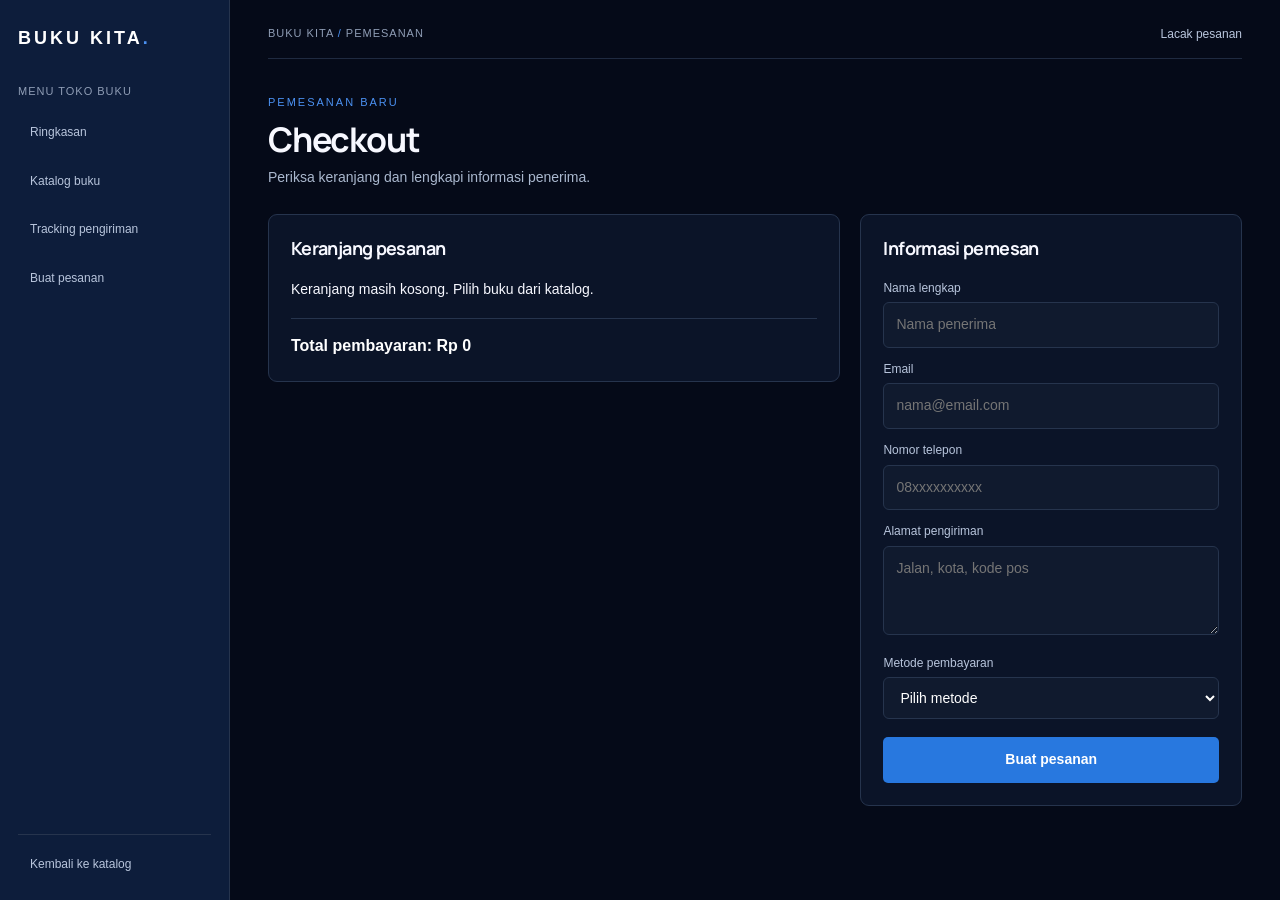
<file: checkout.html>
<!doctype html>
<html lang="id">
	<head>
		<meta charset="utf-8" />
		<meta name="viewport" content="width=device-width, initial-scale=1" />
		<title>Pemesanan | Buku Kita</title>
		<link rel="stylesheet" href="css/style.css" />
	</head>
	<body id="halaman-checkout">
		<aside id="navigasiCheckout">
			<header>
				<a href="dashboard.html">BUKU KITA<span>.</span></a>
				<p>MENU TOKO BUKU</p>
			</header>
			<button id="tombolTutupMenu" type="button">Tutup menu</button>
			<nav>
				<a href="dashboard.html">Ringkasan</a>
				<a href="stok.html">Katalog buku</a>
				<a href="tracking.html">Tracking pengiriman</a>
				<a href="checkout.html">Buat pesanan</a>
			</nav>
			<footer>
				<a href="stok.html">Kembali ke katalog</a>
			</footer>
		</aside>
		<main id="kontenCheckout">
			<button id="tombolBukaMenu" type="button">☰ Menu</button>
			<header id="kepalaCheckout">
				<p>BUKU KITA <span>/</span> PEMESANAN</p>
				<a href="tracking.html">Lacak pesanan</a>
			</header>
			<section id="sambutanCheckout">
				<p>PEMESANAN BARU</p>
				<h1>Checkout</h1>
				<p>Periksa keranjang dan lengkapi informasi penerima.</p>
			</section>
			<form id="formCheckout">
				<section id="bagianKeranjang">
					<h2>Keranjang pesanan</h2>
					<div id="daftarKeranjang"></div>
					<p id="totalPembayaran">Total pembayaran: Rp0</p>
				</section>
				<section id="bagianPemesan">
					<h2>Informasi pemesan</h2>
					<label for="namaPemesan">Nama lengkap</label>
					<input id="namaPemesan" type="text" placeholder="Nama penerima" required />
					<label for="emailPemesan">Email</label>
					<input id="emailPemesan" type="email" placeholder="nama@email.com" required />
					<label for="teleponPemesan">Nomor telepon</label>
					<input id="teleponPemesan" type="tel" placeholder="08xxxxxxxxxx" required />
					<label for="alamatPengiriman">Alamat pengiriman</label>
					<textarea id="alamatPengiriman" rows="3" placeholder="Jalan, kota, kode pos" required></textarea>
					<label for="metodePembayaran">Metode pembayaran</label>
					<select id="metodePembayaran" required>
						<option value="">Pilih metode</option>
						<option value="Transfer bank">Transfer bank</option>
						<option value="Virtual account">Virtual account</option>
						<option value="COD">COD</option>
					</select>
					<button type="submit">Buat pesanan</button>
				</section>
			</form>
		</main>
		<div id="areaNotifikasi"></div>
		<script src="js/data.js"></script>
		<script src="js/script.js"></script>
	</body>
</html>
</file>
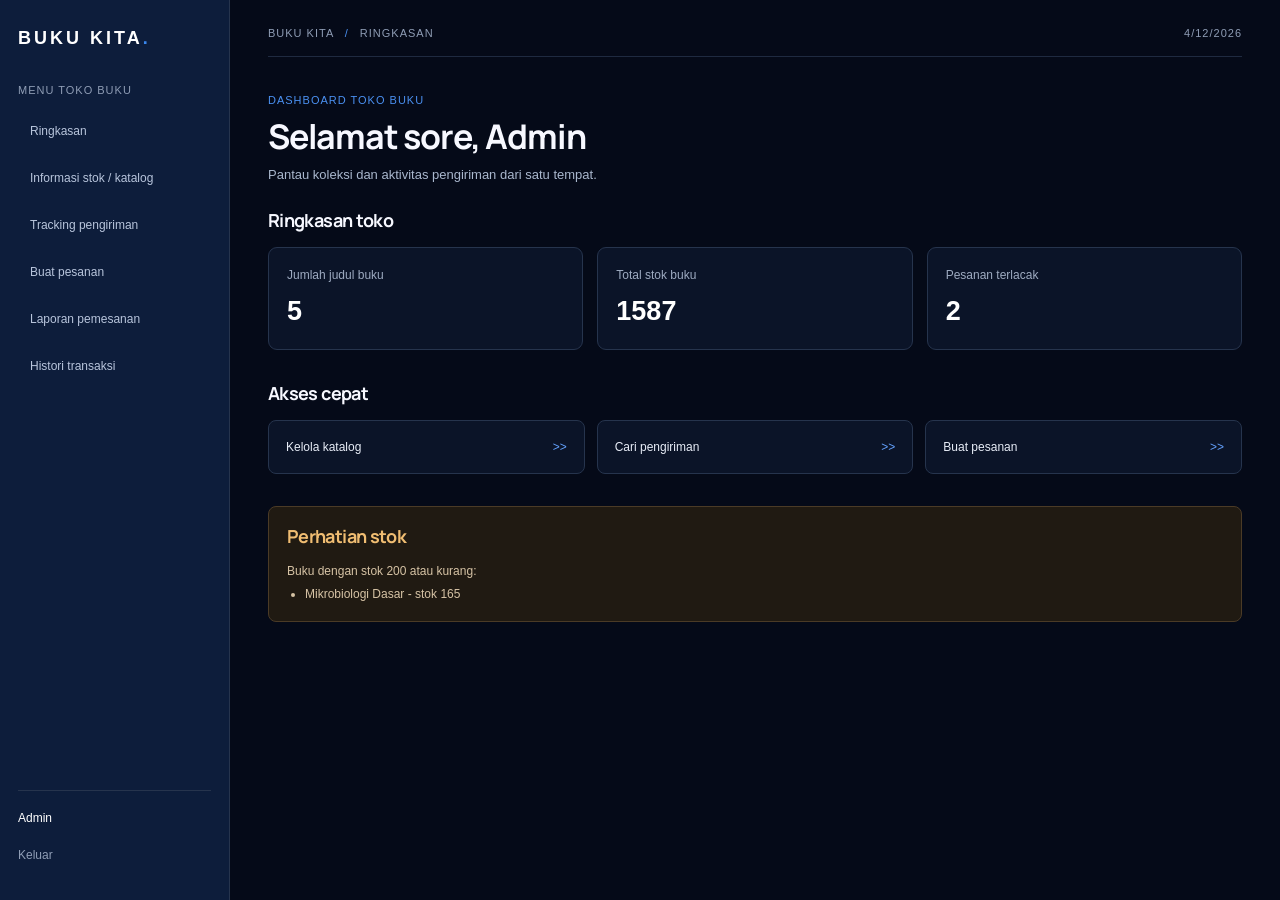
<file: dashboard.html>
<!doctype html>
<html lang="id">
	<head>
		<meta charset="utf-8" />
		<meta name="viewport" content="width=device-width, initial-scale=1" />
		<title>Dashboard | Buku Kita</title>
		<link rel="stylesheet" href="css/style.css" />
	</head>
	<body id="halaman-dashboard">
		<aside id="navigasiDashboard">
			<header>
				<a href="dashboard.html">BUKU KITA<span>.</span></a>
				<p>MENU TOKO BUKU</p>
			</header>
			<button id="tombolTutupMenu" type="button">Tutup menu</button>
			<nav>
				<a href="dashboard.html">Ringkasan</a>
				<a href="stok.html">Informasi stok / katalog</a>
				<a href="tracking.html">Tracking pengiriman</a>
				<a href="checkout.html">Buat pesanan</a>
				<button id="bukaLaporan" type="button">Laporan pemesanan</button>
				<button id="bukaRiwayat" type="button">Histori transaksi</button>
			</nav>
			<footer>
				<p id="namaAdmin">Pengelola toko</p>
				<button id="tombolKeluar" type="button">Keluar</button>
			</footer>
		</aside>

		<main id="kontenDashboard">
			<button id="tombolBukaMenu" type="button">Menu</button>
			<header id="kepalaDashboard">
				<p>BUKU KITA <span>/</span> RINGKASAN</p>
				<p id="tanggalHariIni"></p>
			</header>
			<section id="sambutan">
				<p>DASHBOARD TOKO BUKU</p>
				<h1 id="sapaanWaktu">Selamat datang</h1>
				<p>Pantau koleksi dan aktivitas pengiriman dari satu tempat.</p>
			</section>

			<section id="ringkasanToko">
				<h2>Ringkasan toko</h2>
				<div>
					<div class="card">
						<p>Jumlah judul buku</p>
						<strong id="jumlahJudulBuku">0</strong>
					</div>
					<div class="card">
						<p>Total stok buku</p>
						<strong id="jumlahStokBuku">0</strong>
					</div>
					<div class="card">
						<p>Pesanan terlacak</p>
						<strong id="jumlahPesanan">0</strong>
					</div>
				</div>
			</section>

			<section id="aksesDashboard">
				<h2>Akses cepat</h2>
				<nav>
					<a href="stok.html">Kelola katalog <span>>></span></a>
					<a href="tracking.html">Cari pengiriman <span>>></span></a>
					<a href="checkout.html">Buat pesanan <span>>></span></a>
				</nav>
			</section>

			<section id="peringatanStok">
				<h2>Perhatian stok</h2>
				<p id="pesanStok">Memeriksa stok buku...</p>
				<ul id="daftarStokMenipis"></ul>
			</section>
		</main>

		<dialog id="dialogLaporan">
			<button id="tutupLaporan" type="button">Tutup</button>
			<h2>Laporan pemesanan</h2>
			<ul id="isiLaporan"></ul>
		</dialog>
		<dialog id="dialogRiwayat">
			<button id="tutupRiwayat" type="button">Tutup</button>
			<h2>Histori transaksi</h2>
			<ul id="isiRiwayat"></ul>
		</dialog>
		<div id="areaNotifikasi" aria-live="polite"></div>
		<script src="js/data.js"></script>
		<script src="js/script.js"></script>
	</body>
</html>
</file>
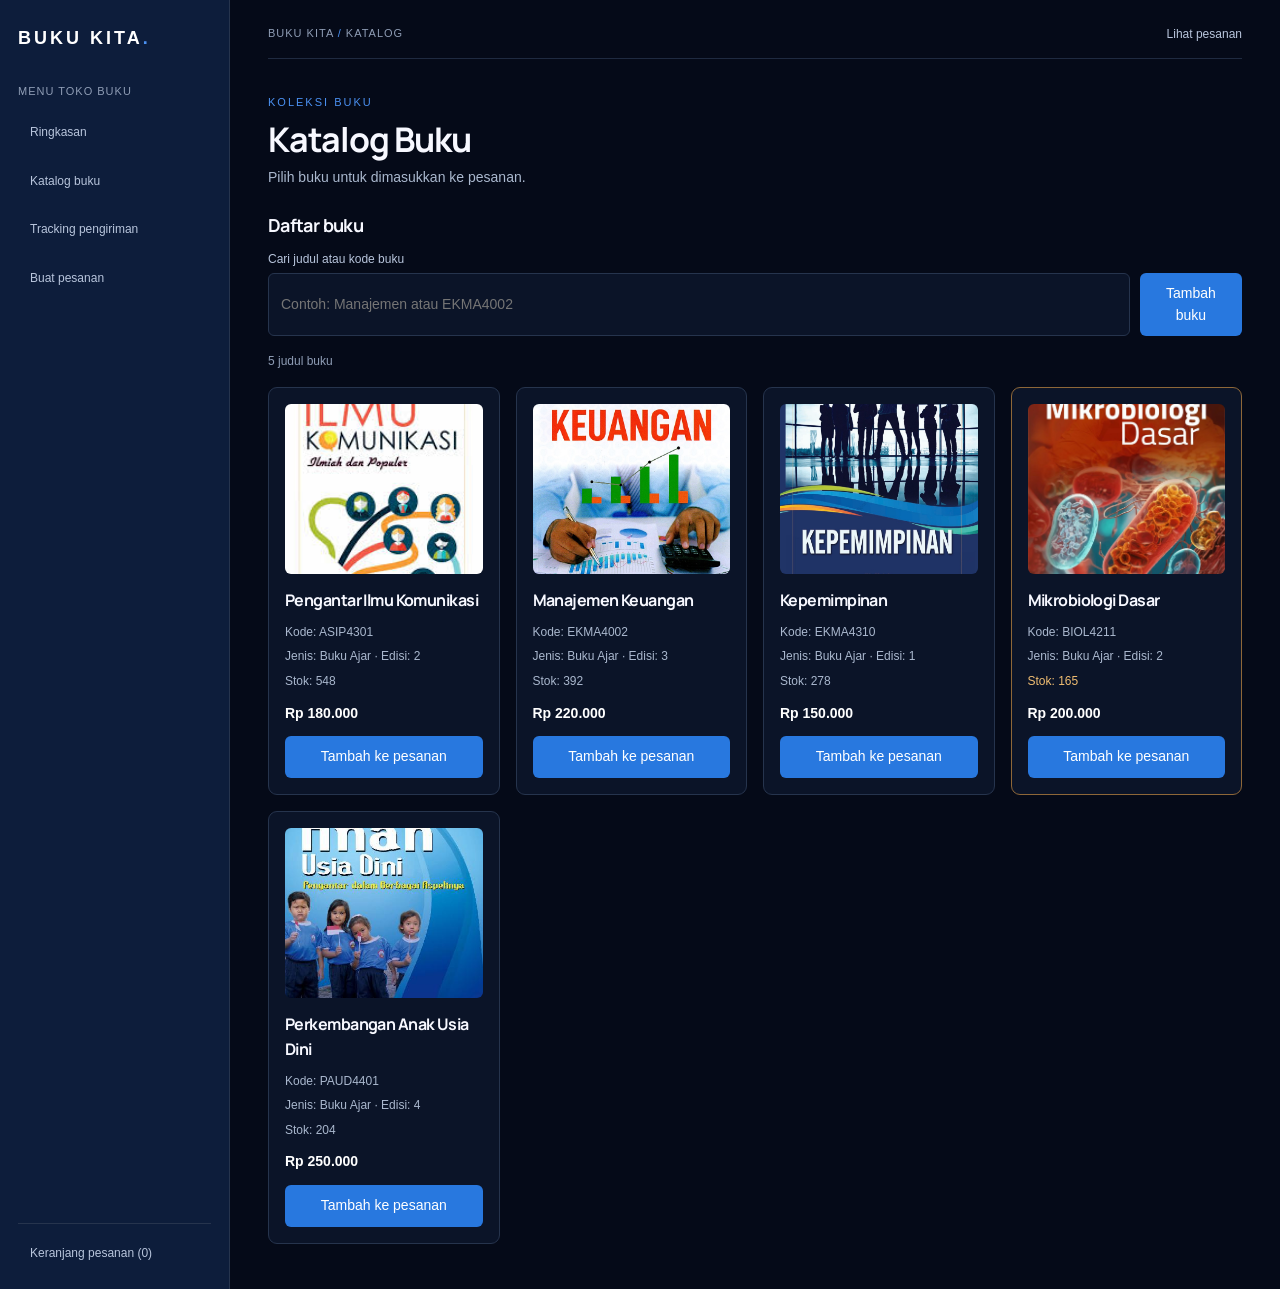
<file: stok.html>
<!doctype html>
<html lang="id">
	<head>
		<meta charset="utf-8" />
		<meta name="viewport" content="width=device-width, initial-scale=1" />
		
		<title>Katalog Buku | Buku Kita</title>
		<link rel="stylesheet" href="css/style.css" />
	</head>
	<body id="halaman-stok">
		<aside id="navigasiStok">
			<header>
				<a href="dashboard.html">BUKU KITA<span>.</span></a>
				<p>MENU TOKO BUKU</p>
			</header>
			<button id="tombolTutupMenu" type="button">Tutup menu</button>
			<nav>
				<a href="dashboard.html">Ringkasan</a>
				<a href="stok.html">Katalog buku</a>
				<a href="tracking.html">Tracking pengiriman</a>
				<a href="checkout.html">Buat pesanan</a>
			</nav>
			<footer>
				<a href="checkout.html">Keranjang pesanan (<span id="cartCount">0</span>)</a>
			</footer>
		</aside>
		<main id="kontenStok">
			<button id="tombolBukaMenu" type="button">☰ Menu</button>
			<header id="kepalaStok">
				<p>BUKU KITA <span>/</span> KATALOG</p>
				<a href="checkout.html">Lihat pesanan</a>
			</header>
			<section id="sambutanStok">
				<p>KOLEKSI BUKU</p>
				<h1>Katalog Buku</h1>
				<p>Pilih buku untuk dimasukkan ke pesanan.</p>
			</section>
			<section id="alatKatalog">
				<h2>Daftar buku</h2>
				<label for="pencarianBuku">Cari judul atau kode buku</label>
				<div>
					<input id="pencarianBuku" type="search" placeholder="Contoh: Manajemen atau EKMA4002" />
					<button id="bukaFormBuku" type="button">Tambah buku</button>
				</div>
				<p id="jumlahBuku"></p>
				<p id="pesanKosong"></p>
				<div id="daftarBuku"></div>
			</section>
		</main>
		<dialog id="dialogTambahBuku">
			<button id="tutupFormBuku" type="button">Tutup</button>
			<h2>Tambah buku ke katalog</h2>
			<form id="formTambahBuku">
				<label for="kodeBukuBaru">Kode buku</label>
				<input id="kodeBukuBaru" type="text" required />
				<label for="namaBukuBaru">Judul buku</label>
				<input id="namaBukuBaru" type="text" required />
				<label for="jenisBukuBaru">Jenis buku</label>
				<input id="jenisBukuBaru" type="text" required />
				<label for="edisiBukuBaru">Edisi</label>
				<input id="edisiBukuBaru" type="text" required />
				<label for="stokBukuBaru">Stok</label>
				<input id="stokBukuBaru" type="number" min="0" required />
				<label for="hargaBukuBaru">Harga (angka Rupiah)</label>
				<input id="hargaBukuBaru" type="number" min="1" required />
				<button type="submit">Simpan buku</button>
			</form>
		</dialog>
		<div id="areaNotifikasi"></div>
		<script src="js/data.js"></script>
		<script src="js/script.js"></script>
	</body>
</html>
</file>
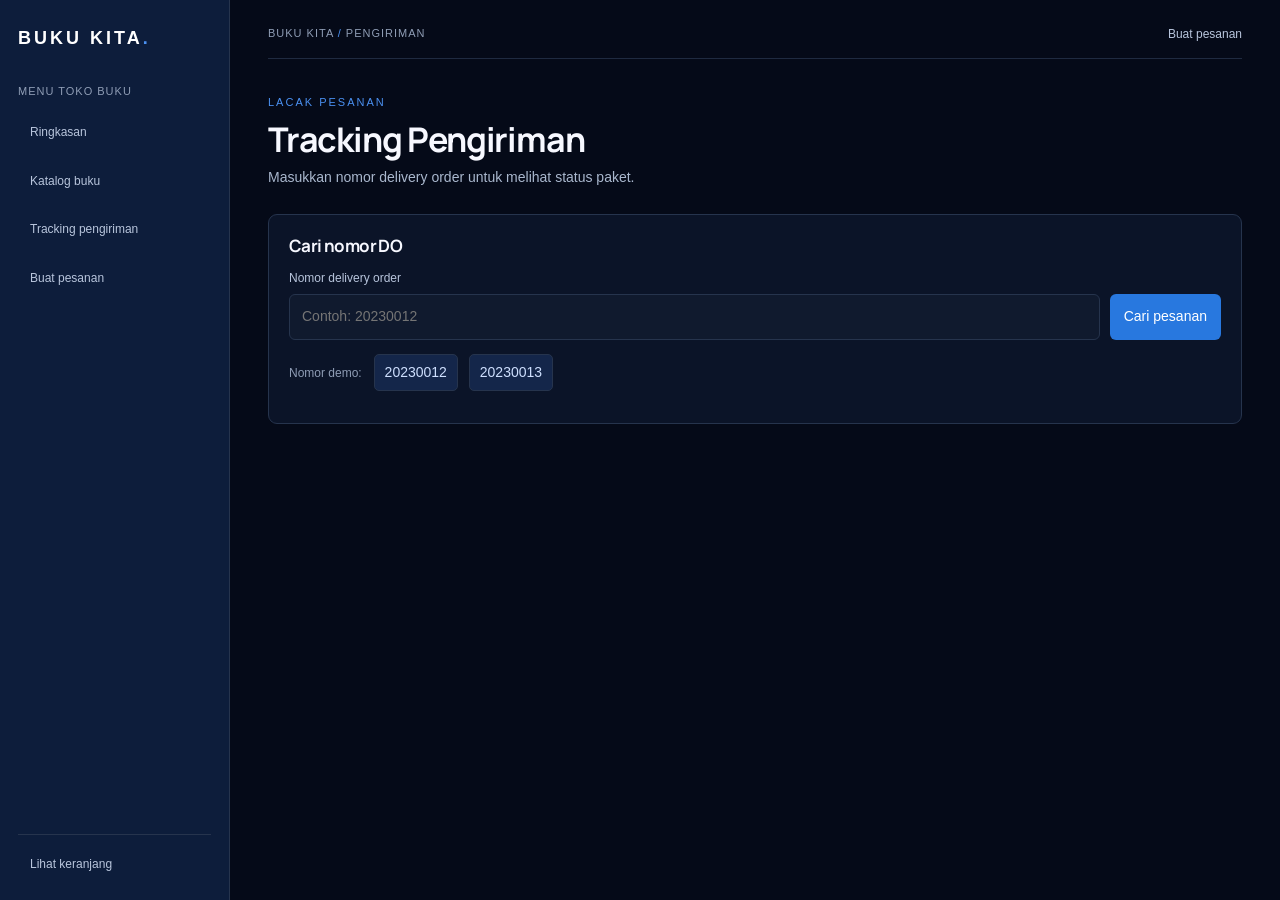
<file: tracking.html>
<!doctype html>
<html lang="id">
	<head>
		<meta charset="utf-8" />
		<meta name="viewport" content="width=device-width, initial-scale=1" />
		<title>Tracking Pengiriman | Buku Kita</title>
		<link rel="stylesheet" href="css/style.css" />
	</head>
	<body id="halaman-tracking">
		<aside id="navigasiTracking">
			<header>
				<a href="dashboard.html">BUKU KITA<span>.</span></a>
				<p>MENU TOKO BUKU</p>
			</header>
			<button id="tombolTutupMenu" type="button">Tutup menu</button>
			<nav>
				<a href="dashboard.html">Ringkasan</a>
				<a href="stok.html">Katalog buku</a>
				<a href="tracking.html">Tracking pengiriman</a>
				<a href="checkout.html">Buat pesanan</a>
			</nav>
			<footer>
				<a href="checkout.html">Lihat keranjang</a>
			</footer>
		</aside>
		<main id="kontenTracking">
			<button id="tombolBukaMenu" type="button">☰ Menu</button>
			<header id="kepalaTracking">
				<p>BUKU KITA <span>/</span> PENGIRIMAN</p>
				<a href="checkout.html">Buat pesanan</a>
			</header>
			<section id="sambutanTracking">
				<p>LACAK PESANAN</p>
				<h1>Tracking Pengiriman</h1>
				<p>Masukkan nomor delivery order untuk melihat status paket.</p>
			</section>
			<section id="pencarianTracking">
				<h2>Cari nomor DO</h2>
				<form id="formTracking">
					<label for="nomorDO">Nomor delivery order</label>
					<div>
						<input
							id="nomorDO"
							type="text"
							placeholder="Contoh: 20230012"
							required
						/>
						<button type="submit">Cari pesanan</button>
					</div>
				</form>
				<p>Nomor demo:</p>
				<button id="tombolDemoSatu" type="button">20230012</button>
				<button id="tombolDemoDua" type="button">20230013</button>
				<p id="pesanTracking"></p>
			</section>
			<div id="hasilTracking"></div>
		</main>
		<script src="js/data.js"></script>
		<script src="js/script.js"></script>
	</body>
</html>
</file>
<file: css/style.css>
@import url("https://fonts.googleapis.com/css2?family=DM+Sans:wght@400;500;600;700&family=Manrope:wght@400;500;600;700;800&display=swap");
:root {
	--ink: #202225;
	--muted: #7b7d82;
	--line: #ececef;
	--paper: #fff;
	--canvas: #f7f7f9;
	--purple: #6849dc;
	--purple-dark: #5436c3;
	--lavender: #f0edff;
	--green: #278362;
	--orange: #c87928;
	--shadow: 0 15px 45px rgba(30, 26, 54, 0.07);
}
* {
	box-sizing: border-box;
}
body {
	margin: 0;
	background: var(--canvas);
	color: var(--ink);
	font-family: "DM Sans", Arial, sans-serif;
	font-size: 14px;
	line-height: 1.55;
}
h1,
h2,
h3,
p {
	margin-top: 0;
}
h1,
h2,
h3,
.brand {
	font-family: Manrope, "DM Sans", sans-serif;
	letter-spacing: -0.035em;
}
h1 {
	font-size: clamp(27px, 3vw, 36px);
	line-height: 1.2;
	margin-bottom: 8px;
}
h2 {
	font-size: 22px;
	line-height: 1.3;
	margin-bottom: 0;
}
button,
input,
textarea,
select {
	font: inherit;
}
button,
a {
	-webkit-tap-highlight-color: transparent;
}
a {
	color: inherit;
	text-decoration: none;
}
button {
	color: inherit;
}
.muted {
	color: var(--muted);
}
.eyebrow {
	font-size: 10px;
	letter-spacing: 0.14em;
	font-weight: 700;
	color: var(--purple);
	margin: 0 0 8px;
}
.brand {
	display: inline-flex;
	align-items: center;
	gap: 10px;
	font-size: 21px;
	font-weight: 800;
	letter-spacing: -0.055em;
}
.brand-mark {
	display: grid;
	place-items: center;
	width: 31px;
	height: 31px;
	border-radius: 10px;
	background: var(--purple);
	color: white;
	font-size: 16px;
}
.brand-dot {
	color: var(--purple);
}
.button {
	border: 1px solid transparent;
	border-radius: 9px;
	padding: 11px 16px;
	font-weight: 700;
	cursor: pointer;
	display: inline-flex;
	align-items: center;
	justify-content: center;
	gap: 12px;
	transition: 0.18s ease;
}
.button-primary {
	color: #fff;
	background: var(--purple);
	box-shadow: 0 6px 14px rgba(104, 73, 220, 0.16);
}
.button-primary:hover {
	background: var(--purple-dark);
	transform: translateY(-1px);
}
.button-secondary {
	background: #fff;
	border-color: var(--line);
}
.button-secondary:hover {
	border-color: #cfc8f3;
}
.button-wide {
	width: 100%;
	margin-top: 5px;
}
.text-button,
.text-link {
	background: transparent;
	border: 0;
	padding: 0;
	color: var(--purple);
	font-weight: 700;
	cursor: pointer;
}
.text-link:hover,
.text-button:hover {
	text-decoration: underline;
}
.auth-page {
	min-height: 100vh;
	display: grid;
	place-items: center;
	padding: 28px;
	background:
		radial-gradient(ellipse at 12% 12%, #f0edff 0, transparent 34%),
		radial-gradient(ellipse at 90% 90%, #f3eee9 0, transparent 30%), #fafafd;
}
.auth-card {
	background: #fff;
	width: min(100%, 430px);
	border: 1px solid #f0eff3;
	border-radius: 20px;
	padding: 42px 44px;
	box-shadow: var(--shadow);
}
.auth-card > .brand {
	margin-bottom: 34px;
}
.auth-card h1 {
	font-size: 27px;
}
.auth-card .muted {
	margin-bottom: 25px;
}
.form-stack {
	display: flex;
	flex-direction: column;
	gap: 9px;
}
.form-stack label {
	font-size: 12px;
	font-weight: 700;
	margin-top: 4px;
}
.form-stack input,
.form-stack textarea,
.form-stack select,
.search-field input {
	width: 100%;
	background: #fff;
	border: 1px solid #e5e5e9;
	border-radius: 8px;
	padding: 11px 12px;
	outline: none;
	color: var(--ink);
	transition:
		border-color 0.15s,
		box-shadow 0.15s;
}
.form-stack input:focus,
.form-stack textarea:focus,
.form-stack select:focus,
.search-field:focus-within {
	border-color: #9b89ee;
	box-shadow: 0 0 0 3px #f0edff;
}
.form-stack input::placeholder,
.form-stack textarea::placeholder,
.search-field input::placeholder {
	color: #adaeb5;
}
.auth-links {
	display: flex;
	justify-content: space-between;
	gap: 8px;
	align-items: center;
	margin-top: 20px;
	font-size: 11px;
	color: var(--muted);
}
.demo-note {
	border-top: 1px solid var(--line);
	padding-top: 15px;
	margin: 20px 0 0;
	color: var(--muted);
	font-size: 11px;
}
.demo-note strong {
	color: #57565d;
}
.app-shell {
	min-height: 100vh;
}
.sidebar {
	position: fixed;
	inset: 0 auto 0 0;
	width: 230px;
	background: #fff;
	border-right: 1px solid var(--line);
	padding: 25px 17px 18px;
	display: flex;
	flex-direction: column;
	z-index: 2;
}
.sidebar .brand {
	padding: 0 8px 32px;
}
.side-label {
	font-size: 9px;
	color: #a2a2a9;
	font-weight: 700;
	letter-spacing: 0.14em;
	padding: 0 10px;
	margin-bottom: 10px;
}
.side-nav {
	display: grid;
	gap: 4px;
}
.side-nav a,
.side-nav button {
	height: 41px;
	display: flex;
	align-items: center;
	gap: 11px;
	padding: 0 11px;
	border: 0;
	border-radius: 8px;
	color: #74747c;
	background: transparent;
	text-align: left;
	font-size: 12px;
	font-weight: 600;
	cursor: pointer;
}
.side-nav a span,
.side-nav button span {
	width: 17px;
	text-align: center;
	font-size: 16px;
}
.side-nav a:hover,
.side-nav button:hover {
	background: #f7f6fb;
	color: var(--ink);
}
.side-nav a.active {
	background: var(--lavender);
	color: var(--purple);
}
.sidebar-bottom {
	margin-top: auto;
	border-top: 1px solid var(--line);
	padding: 17px 7px 0;
}
.user-mini {
	display: flex;
	align-items: center;
	gap: 9px;
}
.avatar {
	display: grid;
	place-items: center;
	width: 32px;
	height: 32px;
	border-radius: 50%;
	background: #f2eaf7;
	color: #805899;
	font-weight: 800;
}
.user-mini strong,
.user-mini small {
	display: block;
}
.user-mini strong {
	font-size: 11px;
}
.user-mini small {
	font-size: 10px;
	color: var(--muted);
}
.logout-link {
	display: block;
	margin: 17px 0 0;
	background: none;
	border: 0;
	padding: 0;
	color: var(--muted);
	font-size: 11px;
	cursor: pointer;
}
.main-content {
	margin-left: 230px;
	max-width: 1500px;
	padding: 0 42px 54px;
}
.topbar {
	height: 64px;
	border-bottom: 1px solid var(--line);
	display: flex;
	align-items: center;
	justify-content: space-between;
	color: #777982;
	font-size: 11px;
}
.breadcrumb span {
	padding: 0 8px;
	color: #b7b7bd;
}
.date-label {
	font-size: 11px;
}
.welcome-row {
	display: flex;
	align-items: center;
	justify-content: space-between;
	gap: 18px;
	padding: 35px 0 25px;
}
.welcome-row .muted {
	margin: 0;
}
.stats-grid {
	display: grid;
	grid-template-columns: repeat(3, minmax(0, 1fr));
	gap: 15px;
}
.stat-card {
	position: relative;
	padding: 20px 20px 17px;
	background: #fff;
	border: 1px solid var(--line);
	border-radius: 12px;
}
.stat-icon {
	display: grid;
	place-items: center;
	width: 32px;
	height: 32px;
	border-radius: 9px;
	font-size: 15px;
	margin-bottom: 14px;
}
.stat-icon.violet {
	background: #f0edff;
	color: var(--purple);
}
.stat-icon.orange {
	background: #fff3e7;
	color: var(--orange);
}
.stat-icon.green {
	background: #eaf6f1;
	color: var(--green);
}
.stat-label {
	display: block;
	font-size: 11px;
	color: var(--muted);
	margin-bottom: 3px;
}
.stat-card strong {
	display: block;
	font:
		800 26px Manrope,
		sans-serif;
	letter-spacing: -0.04em;
}
.stat-card small {
	display: block;
	color: #9a9ba1;
	font-size: 10px;
	margin-top: 2px;
}
.section-block {
	margin-top: 35px;
}
.section-heading {
	display: flex;
	align-items: flex-end;
	justify-content: space-between;
	margin-bottom: 15px;
}
.section-heading h2 {
	font-size: 20px;
}
.quick-grid {
	display: grid;
	grid-template-columns: repeat(2, minmax(0, 1fr));
	gap: 12px;
}
.quick-card {
	width: 100%;
	display: flex;
	align-items: center;
	gap: 13px;
	padding: 16px;
	background: #fff;
	border: 1px solid var(--line);
	border-radius: 11px;
	text-align: left;
	cursor: pointer;
	transition: 0.18s;
}
.quick-card:hover {
	border-color: #d6cef7;
	transform: translateY(-2px);
	box-shadow: 0 8px 22px #3322710c;
}
.quick-icon {
	width: 36px;
	height: 36px;
	display: grid;
	place-items: center;
	border-radius: 10px;
	background: #f4f1ff;
	color: var(--purple);
	font-size: 18px;
}
.quick-card strong,
.quick-card small {
	display: block;
}
.quick-card strong {
	font-size: 12px;
}
.quick-card small {
	font-size: 10px;
	color: var(--muted);
	margin-top: 3px;
}
.card-arrow {
	margin-left: auto;
	color: #a9a7b0;
}
.toolbar {
	display: flex;
	align-items: center;
	justify-content: space-between;
	margin-bottom: 17px;
}
.search-field {
	display: flex;
	align-items: center;
	gap: 9px;
	width: min(100%, 370px);
	padding: 0 12px;
	background: #fff;
	border: 1px solid #e5e5e9;
	border-radius: 9px;
	color: #9b9ba2;
}
.search-field input {
	border: 0;
	padding: 10px 0;
	box-shadow: none !important;
}
.search-field input:focus {
	outline: 0;
}
.toolbar > .muted {
	font-size: 11px;
}
.book-grid {
	display: grid;
	grid-template-columns: repeat(3, minmax(0, 1fr));
	gap: 14px;
}
.book-card {
	overflow: hidden;
	background: #fff;
	border: 1px solid var(--line);
	border-radius: 11px;
	transition: 0.18s;
}
.book-card:hover {
	box-shadow: 0 10px 26px #3322710c;
	transform: translateY(-2px);
}
.book-cover {
	height: 170px;
	display: grid;
	place-items: center;
	position: relative;
	overflow: hidden;
	background: var(--cover, #ede8ff);
}
.book-cover:before,
.book-cover:after {
	content: "";
	position: absolute;
	border-radius: 50%;
	background: #ffffff36;
}
.book-cover:before {
	width: 155px;
	height: 155px;
	right: -38px;
	top: -55px;
}
.book-cover:after {
	width: 95px;
	height: 95px;
	left: -28px;
	bottom: -40px;
}
.cover-initial {
	position: relative;
	z-index: 1;
	display: grid;
	place-items: center;
	width: 76px;
	height: 105px;
	background: linear-gradient(145deg, #fff, #f4f1ff);
	box-shadow: 8px 9px 15px #30205225;
	border-radius: 3px 7px 7px 3px;
	color: var(--cover-ink, #6249c9);
	font:
		800 25px Manrope,
		sans-serif;
}
.book-info {
	padding: 14px;
}
.book-category {
	display: inline-block;
	padding: 3px 7px;
	border-radius: 5px;
	background: #f4f2fb;
	color: #77708c;
	font-size: 9px;
	font-weight: 700;
}
.book-info h3 {
	font-size: 13px;
	margin: 9px 0 3px;
}
.book-author {
	font-size: 10px;
	color: var(--muted);
	margin: 0;
}
.book-meta {
	display: flex;
	align-items: center;
	justify-content: space-between;
	margin-top: 13px;
	padding-top: 11px;
	border-top: 1px solid #f0f0f2;
}
.book-price {
	font-size: 12px;
	font-weight: 800;
}
.stock-pill {
	font-size: 9px;
	color: var(--green);
	background: #edf7f2;
	padding: 4px 7px;
	border-radius: 99px;
}
.stock-pill.low {
	background: #fff3e8;
	color: #ad641c;
}
.book-actions {
	display: flex;
	gap: 8px;
	margin-top: 12px;
}
.book-actions .button {
	flex: 1;
	padding: 8px 9px;
	font-size: 10px;
}
.compact-grid {
	grid-template-columns: repeat(3, minmax(0, 1fr));
}
.compact-grid .book-cover {
	height: 120px;
}
.compact-grid .book-card:nth-child(n + 4) {
	display: none;
}
.cart-link {
	font-weight: 700;
	color: var(--purple);
}
.cart-link span {
	display: inline-grid;
	place-items: center;
	min-width: 20px;
	height: 20px;
	padding: 0 5px;
	background: var(--lavender);
	border-radius: 99px;
	font-size: 10px;
	margin-left: 5px;
}
.modal-backdrop {
	position: fixed;
	inset: 0;
	z-index: 5;
	background: #1916257a;
	display: grid;
	place-items: center;
	padding: 20px;
	backdrop-filter: blur(3px);
}
.modal-backdrop[hidden] {
	display: none;
}
.modal {
	position: relative;
	width: min(100%, 450px);
	max-height: min(90vh, 740px);
	overflow: auto;
	background: #fff;
	padding: 28px;
	border-radius: 16px;
	box-shadow: 0 25px 70px #16132635;
	animation: rise 0.2s ease;
}
.modal-wide {
	width: min(100%, 680px);
}
.modal h2 {
	margin: 0 0 17px;
}
.modal .muted {
	font-size: 12px;
}
.modal-close {
	position: absolute;
	right: 17px;
	top: 14px;
	width: 30px;
	height: 30px;
	border: 0;
	border-radius: 50%;
	background: #f5f4f7;
	color: #777;
	font-size: 21px;
	cursor: pointer;
}
.form-row {
	display: grid;
	grid-template-columns: 1fr 1fr;
	gap: 12px;
}
.form-row > div {
	display: flex;
	flex-direction: column;
	gap: 9px;
}
.report-content {
	display: grid;
	grid-template-columns: repeat(2, 1fr);
	gap: 11px;
}
.report-tile {
	background: #f8f7fb;
	padding: 14px;
	border-radius: 9px;
}
.report-tile strong {
	display: block;
	font: 800 20px Manrope;
}
.report-tile span {
	font-size: 10px;
	color: var(--muted);
}
.toast-region {
	position: fixed;
	z-index: 10;
	right: 20px;
	bottom: 20px;
	display: grid;
	gap: 8px;
}
.toast {
	max-width: min(380px, calc(100vw - 40px));
	padding: 12px 16px;
	background: #24212e;
	color: #fff;
	border-radius: 9px;
	box-shadow: var(--shadow);
	font-size: 12px;
	animation: rise 0.2s ease;
}
.toast.error {
	background: #9f3b43;
}
.toast.success {
	background: #247453;
}
.tracking-search {
	display: flex;
	gap: 10px;
	align-items: center;
	padding: 16px;
	background: #fff;
	border: 1px solid var(--line);
	border-radius: 12px;
}
.tracking-search .search-field {
	flex: 1;
	width: auto;
}
.tracking-hint {
	border: 0;
	padding: 0;
	margin: 12px 0 24px;
}
.tracking-result:empty {
	display: none;
}
.tracking-card {
	background: #fff;
	border: 1px solid var(--line);
	border-radius: 13px;
	padding: 24px;
}
.tracking-card-top {
	display: flex;
	justify-content: space-between;
	gap: 14px;
	align-items: flex-start;
	padding-bottom: 18px;
	border-bottom: 1px solid var(--line);
}
.tracking-card-top h2 {
	margin-bottom: 4px;
}
.status-badge {
	padding: 6px 10px;
	border-radius: 99px;
	background: #f1edff;
	color: var(--purple);
	font-size: 10px;
	font-weight: 700;
}
.progress-track {
	display: flex;
	justify-content: space-between;
	position: relative;
	margin: 27px 0 30px;
}
.progress-track:before {
	content: "";
	position: absolute;
	top: 10px;
	left: 10px;
	right: 10px;
	height: 2px;
	background: #e9e6f2;
}
.progress-step {
	position: relative;
	z-index: 1;
	display: grid;
	justify-items: center;
	gap: 7px;
	width: 25%;
	font-size: 9px;
	color: #96949e;
	text-align: center;
}
.progress-step i {
	width: 21px;
	height: 21px;
	border: 3px solid #e4e1ec;
	border-radius: 50%;
	background: #fff;
}
.progress-step.done {
	color: var(--purple);
	font-weight: 700;
}
.progress-step.done i {
	border-color: var(--purple);
	background: var(--purple);
	box-shadow: inset 0 0 0 4px #fff;
}
.detail-grid {
	display: grid;
	grid-template-columns: repeat(2, 1fr);
	gap: 17px;
}
.detail-item span,
.detail-item strong {
	display: block;
}
.detail-item span {
	font-size: 10px;
	color: var(--muted);
	margin-bottom: 3px;
}
.detail-item strong {
	font-size: 12px;
}
.checkout-layout {
	display: grid;
	grid-template-columns: minmax(0, 1.2fr) minmax(280px, 0.8fr);
	align-items: start;
	gap: 16px;
}
.panel {
	background: #fff;
	border: 1px solid var(--line);
	border-radius: 12px;
	padding: 20px;
}
.panel-heading {
	display: flex;
	align-items: center;
	justify-content: space-between;
	gap: 10px;
	margin-bottom: 18px;
}
.panel-heading h2 {
	font-size: 18px;
}
.panel-heading .text-link {
	font-size: 11px;
}
.cart-items {
	display: grid;
	gap: 10px;
}
.empty-state {
	padding: 25px 10px;
	text-align: center;
	color: var(--muted);
	font-size: 12px;
}
.cart-row {
	display: grid;
	grid-template-columns: 1fr auto;
	gap: 8px;
	padding: 11px 0;
	border-bottom: 1px solid #f0f0f2;
}
.cart-row:last-child {
	border-bottom: 0;
}
.cart-book-name {
	font-size: 12px;
	font-weight: 700;
}
.cart-book-detail {
	font-size: 10px;
	color: var(--muted);
	margin-top: 2px;
}
.quantity-control {
	display: flex;
	align-items: center;
	gap: 8px;
}
.quantity-control button {
	width: 24px;
	height: 24px;
	border: 1px solid var(--line);
	border-radius: 6px;
	background: #fff;
	cursor: pointer;
}
.quantity-control button:hover {
	color: var(--purple);
	border-color: var(--purple);
}
.quantity-control span {
	min-width: 12px;
	text-align: center;
	font-size: 11px;
}
.cart-line-total {
	grid-column: 1/-1;
	display: flex;
	justify-content: space-between;
	font-size: 10px;
}
.cart-line-total button {
	border: 0;
	background: transparent;
	color: #b24e4e;
	cursor: pointer;
	font-size: 10px;
}
.checkout-total {
	display: flex;
	align-items: center;
	justify-content: space-between;
	margin-top: 15px;
	padding-top: 14px;
	border-top: 1px solid var(--line);
	font-size: 12px;
}
.checkout-total strong {
	font: 800 17px Manrope;
}
.table-wrap {
	overflow-x: auto;
}
.data-table {
	width: 100%;
	border-collapse: collapse;
	font-size: 11px;
}
.data-table th,
.data-table td {
	padding: 11px 10px;
	border-bottom: 1px solid var(--line);
	text-align: left;
	white-space: nowrap;
}
.data-table th {
	color: var(--muted);
	font-size: 9px;
	text-transform: uppercase;
	letter-spacing: 0.07em;
}
.empty-table {
	text-align: center;
	padding: 28px;
	color: var(--muted);
	font-size: 12px;
}
.no-results {
	grid-column: 1/-1;
	background: #fff;
	border: 1px dashed #ddd8ef;
	padding: 35px;
	text-align: center;
	border-radius: 12px;
	color: var(--muted);
	font-size: 12px;
}
@keyframes rise {
	from {
		opacity: 0;
		transform: translateY(8px);
	}
	to {
		opacity: 1;
		transform: translateY(0);
	}
}
@media (max-width: 1000px) {
	.sidebar {
		width: 195px;
	}
	.main-content {
		margin-left: 195px;
		padding-inline: 26px;
	}
	.book-grid {
		grid-template-columns: repeat(2, minmax(0, 1fr));
	}
	.checkout-layout {
		grid-template-columns: 1fr;
	}
	.compact-grid {
		grid-template-columns: repeat(3, minmax(0, 1fr));
	}
}
@media (max-width: 700px) {
	.sidebar {
		position: static;
		width: auto;
		height: auto;
		padding: 14px 18px;
		border-right: 0;
		border-bottom: 1px solid var(--line);
	}
	.sidebar .brand {
		padding: 0;
	}
	.sidebar .side-label,
	.sidebar-bottom {
		display: none;
	}
	.side-nav {
		display: flex;
		overflow: auto;
		gap: 5px;
		margin-top: 13px;
	}
	.side-nav a,
	.side-nav button {
		flex: none;
		height: 35px;
		padding: 0 10px;
		font-size: 10px;
	}
	.side-nav a span,
	.side-nav button span {
		display: none;
	}
	.main-content {
		margin-left: 0;
		padding: 0 18px 36px;
	}
	.topbar {
		height: 50px;
	}
	.welcome-row {
		align-items: flex-start;
		padding: 27px 0 21px;
	}
	.welcome-row > .button {
		font-size: 10px;
		padding: 9px 11px;
		white-space: nowrap;
	}
	.welcome-row h1 {
		font-size: 27px;
	}
	.stats-grid {
		gap: 8px;
	}
	.stat-card {
		padding: 13px 12px;
	}
	.stat-icon {
		width: 27px;
		height: 27px;
		margin-bottom: 10px;
	}
	.stat-card strong {
		font-size: 21px;
	}
	.stat-card small {
		font-size: 8px;
	}
	.quick-grid {
		gap: 8px;
	}
	.quick-card {
		padding: 12px;
		gap: 9px;
	}
	.quick-icon {
		width: 30px;
		height: 30px;
	}
	.quick-card strong {
		font-size: 10px;
	}
	.quick-card small {
		font-size: 8px;
	}
	.book-grid {
		gap: 9px;
	}
	.book-cover {
		height: 130px;
	}
	.book-info {
		padding: 10px;
	}
	.book-info h3 {
		font-size: 11px;
	}
	.book-meta {
		align-items: flex-start;
		gap: 5px;
		flex-direction: column;
	}
	.book-price {
		font-size: 11px;
	}
	.book-actions {
		flex-direction: column;
	}
	.book-actions .button {
		width: 100%;
	}
	.compact-grid {
		grid-template-columns: repeat(2, minmax(0, 1fr));
	}
	.compact-grid .book-card:nth-child(n + 3) {
		display: none;
	}
	.auth-card {
		padding: 31px 25px;
	}
	.auth-links {
		align-items: flex-start;
		flex-direction: column;
	}
	.tracking-search {
		align-items: stretch;
		flex-direction: column;
	}
	.tracking-search .search-field {
		width: 100%;
	}
	.tracking-search > .button {
		width: 100%;
	}
	.tracking-card {
		padding: 17px;
	}
	.progress-step {
		font-size: 7px;
	}
	.detail-grid {
		gap: 12px;
	}
	.date-label {
		font-size: 9px;
	}
}
@media (max-width: 390px) {
	.stats-grid {
		grid-template-columns: 1fr;
	}
	.stat-card {
		display: grid;
		grid-template-columns: 35px 1fr;
		column-gap: 10px;
		align-items: center;
	}
	.stat-icon {
		grid-row: 1/4;
		margin: 0;
	}
	.stat-label {
		margin: 0;
	}
	.stat-card strong {
		font-size: 18px;
	}
	.quick-grid {
		grid-template-columns: 1fr;
	}
	.book-grid {
		grid-template-columns: 1fr;
	}
	.book-cover {
		height: 165px;
	}
	.compact-grid {
		grid-template-columns: 1fr;
	}
	.form-row {
		grid-template-columns: 1fr;
	}
}

.book-cover-image {
	display: block;
	width: 100%;
	height: 170px;
	object-fit: contain;
	background: #f4f2f8;
	padding: 8px;
}
.compact-grid .book-cover-image {
	height: 120px;
}
.journey-list {
	margin-top: 24px;
	border-top: 1px solid var(--line);
	padding-top: 18px;
}
.journey-list h3 {
	font-size: 14px;
	margin-bottom: 14px;
}
.journey-item {
	position: relative;
	display: flex;
	gap: 12px;
	padding: 0 0 16px 2px;
}
.journey-item:not(:last-child):before {
	content: "";
	position: absolute;
	left: 6px;
	top: 12px;
	bottom: 0;
	width: 1px;
	background: #e6e1f5;
}
.journey-dot {
	position: relative;
	z-index: 1;
	flex: none;
	width: 11px;
	height: 11px;
	margin-top: 4px;
	border-radius: 50%;
	background: var(--purple);
	box-shadow: 0 0 0 3px var(--lavender);
}
.journey-item strong,
.journey-item small {
	display: block;
}
.journey-item strong {
	font-size: 11px;
}
.journey-item small {
	margin-top: 4px;
	color: var(--muted);
	font-size: 9px;
}

/* Login page: dark blue palette using the CSS basics in the course. */
#halaman-masuk {
	min-height: 100vh;
	margin: 0;
	padding: 30px;
	background-color: #050a18;
	color: #f7f8ff;
	font-family: Arial, Helvetica, sans-serif;
	line-height: 1.5;
}

#halaman-masuk main {
	display: flex;
	width: 100%;
	max-width: 1120px;
	min-height: 650px;
	margin: 30px auto;
	border: 1px solid #26344d;
	border-radius: 14px;
	background-color: #0a1224;
	box-shadow: 0 12px 35px rgba(0, 0, 0, 0.5);
	overflow: hidden;
}

#halaman-masuk main > section {
	box-sizing: border-box;
	width: 50%;
	padding: 38px;
}

#halaman-masuk #ilustrasi {
	display: flex;
	flex-direction: column;
	justify-content: space-between;
	background-color: #0d1d3b;
}

#halaman-masuk #ilustrasi > a {
	color: #fff;
	font-size: 18px;
	font-weight: bold;
	letter-spacing: 3px;
	text-decoration: none;
}

#halaman-masuk #ilustrasi > a span {
	color: #3987ee;
}

#halaman-masuk figure {
	margin: 35px 0 20px;
	text-align: center;
}

#halaman-masuk figure img {
	width: 27%;
	max-height: 205px;
	margin: 5px;
	border: 3px solid #e8edf7;
	border-radius: 5px;
	box-shadow: 0 8px 18px rgba(0, 0, 0, 0.5);
	vertical-align: middle;
}

#halaman-masuk figcaption {
	margin-top: 12px;
	color: #b5c4dc;
	font-size: 12px;
}

#halaman-masuk header p:first-child {
	margin-bottom: 8px;
	color: #4b91f2;
	font-size: 11px;
	font-weight: bold;
	letter-spacing: 2px;
}

#halaman-masuk h1 {
	margin: 0 0 12px;
	font-size: 38px;
	line-height: 1.2;
}

#halaman-masuk h2 {
	margin: 0 0 8px;
	font-size: 26px;
}

#halaman-masuk header p:last-child {
	color: #aab8ce;
	font-size: 13px;
}

#halaman-masuk #masuk {
	display: flex;
	flex-direction: column;
	justify-content: center;
}

#halaman-masuk #masuk > header {
	margin-bottom: 25px;
}

#halaman-masuk #formMasuk {
	display: flex;
	flex-direction: column;
	gap: 9px;
}

#halaman-masuk label {
	margin-top: 5px;
	font-size: 12px;
	font-weight: bold;
}

#halaman-masuk input {
	box-sizing: border-box;
	width: 100%;
	min-height: 45px;
	padding: 10px 12px;
	border: 1px solid #33425e;
	border-radius: 6px;
	background-color: #070d1c;
	color: #fff;
	font-family: inherit;
	font-size: 13px;
}

#halaman-masuk input::placeholder {
	color: #8693a9;
}

#halaman-masuk input:focus {
	outline: none;
	border-color: #3987ee;
	box-shadow: 0 0 4px #3987ee;
}

#halaman-masuk #formMasuk > span {
	display: flex;
	gap: 7px;
}

#halaman-masuk #tombolLihatKataSandi {
	width: 48px;
	flex-shrink: 0;
	border: 1px solid #33425e;
	border-radius: 6px;
	background-color: #e8edf7;
	cursor: pointer;
}

#halaman-masuk #tombolLihatKataSandi img {
	width: 18px;
	height: 18px;
}

#halaman-masuk #formMasuk > button {
	display: flex;
	justify-content: space-between;
	margin-top: 12px;
	padding: 13px 16px;
	border: 0;
	border-radius: 6px;
	background-color: #2878df;
	color: #fff;
	font-family: inherit;
	font-size: 13px;
	font-weight: bold;
	cursor: pointer;
}

#halaman-masuk #formMasuk > button:hover {
	background-color: #1e65c3;
}

#halaman-masuk nav {
	display: flex;
	justify-content: space-between;
	gap: 12px;
	margin-top: 18px;
}

#halaman-masuk nav button {
	padding: 0;
	border: 0;
	background: none;
	color: #8ebaff;
	font-family: inherit;
	font-size: 12px;
	cursor: pointer;
}

#halaman-masuk nav button:hover {
	text-decoration: underline;
}

#halaman-masuk #masuk > p {
	margin: 24px 0 4px;
	color: #9aa9c1;
	font-size: 11px;
}

#halaman-masuk ul {
	margin: 4px 0 0;
	padding-left: 18px;
	color: #9aa9c1;
	font-size: 11px;
	line-height: 1.8;
}

#halaman-masuk dialog {
	width: 360px;
	max-width: 85%;
	padding: 25px;
	border: 1px solid #33425e;
	border-radius: 10px;
	background-color: #101a2e;
	color: #fff;
	box-shadow: 0 10px 30px rgba(0, 0, 0, 0.6);
}

#halaman-masuk dialog h2 {
	margin: 12px 0;
}

#halaman-masuk dialog p {
	color: #aab8ce;
	font-size: 12px;
}

#halaman-masuk dialog form {
	display: flex;
	flex-direction: column;
	gap: 8px;
}

#halaman-masuk dialog > button,
#halaman-masuk dialog form button {
	padding: 10px;
	border: 0;
	border-radius: 5px;
	background-color: #2878df;
	color: #fff;
	font-weight: bold;
	cursor: pointer;
}

#halaman-masuk dialog > button {
	float: right;
}

#halaman-masuk dialog form button[type="submit"] {
	margin-top: 8px;
}

@media (max-width: 760px) {
	#halaman-masuk {
		padding: 12px;
	}

	#halaman-masuk main {
		display: block;
		margin: 12px auto;
	}

	#halaman-masuk main > section {
		width: 100%;
		padding: 25px;
	}

	#halaman-masuk #ilustrasi {
		min-height: 430px;
	}

	#halaman-masuk figure {
		margin: 24px 0;
	}

	#halaman-masuk figure img {
		width: 25%;
		max-height: 155px;
	}

	#halaman-masuk h1 {
		font-size: 29px;
	}

	#halaman-masuk h2 {
		font-size: 23px;
	}
}

#halaman-masuk #areaNotifikasi {
	position: fixed;
	right: 18px;
	bottom: 18px;
	width: 320px;
	max-width: 85%;
}

.notifikasi {
	margin-top: 8px;
	padding: 12px;
	border-radius: 6px;
	background-color: #182744;
	color: #fff;
	box-shadow: 0 5px 15px rgba(0, 0, 0, 0.35);
}

.notifikasi.gagal {
	background-color: #6c2736;
}

.notifikasi.berhasil {
	background-color: #15513e;
}

/* Dashboard: gaya gelap dengan ID berbahasa Indonesia. */
#halaman-dashboard {
	display: flex;
	min-height: 100vh;
	margin: 0;
	background-color: #050a18;
	color: #f7f8ff;
	font-family: Arial, Helvetica, sans-serif;
	line-height: 1.5;
}

#navigasiDashboard {
	box-sizing: border-box;
	display: flex;
	flex-direction: column;
	width: 230px;
	min-height: 100vh;
	padding: 25px 18px;
	border-right: 1px solid #26344d;
	background-color: #0d1d3b;
}

#navigasiDashboard header a {
	color: #fff;
	font-size: 18px;
	font-weight: bold;
	letter-spacing: 3px;
	text-decoration: none;
}

#navigasiDashboard header a span {
	color: #3987ee;
}

#navigasiDashboard header p,
#kepalaDashboard,
#sambutan > p:first-child {
	color: #8f9db5;
	font-size: 11px;
	letter-spacing: 1px;
}

#navigasiDashboard header p {
	margin: 30px 0 12px;
}

#navigasiDashboard nav {
	display: flex;
	flex-direction: column;
	gap: 7px;
}

#navigasiDashboard nav a,
#navigasiDashboard nav button,
#navigasiDashboard footer button {
	padding: 11px 12px;
	border: 0;
	border-radius: 6px;
	background-color: transparent;
	color: #b8c5dc;
	font-family: inherit;
	font-size: 12px;
	text-align: left;
	text-decoration: none;
	cursor: pointer;
}

#navigasiDashboard nav a:hover,
#navigasiDashboard nav button:hover,
#navigasiDashboard footer button:hover {
	background-color: #1a3158;
	color: #fff;
}

#navigasiDashboard footer {
	margin-top: auto;
	padding-top: 18px;
	border-top: 1px solid #26344d;
}

#navigasiDashboard footer p {
	margin: 0 0 8px;
	color: #fff;
	font-size: 12px;
}

#navigasiDashboard footer button {
	padding-left: 0;
	color: #8f9db5;
}

#kontenDashboard {
	flex: 1;
	max-width: 1400px;
	padding: 25px 38px 45px;
}

#kepalaDashboard {
	display: flex;
	justify-content: space-between;
	padding-bottom: 14px;
	border-bottom: 1px solid #1f2a40;
}

#kepalaDashboard p {
	margin: 0;
}

#kepalaDashboard span {
	padding: 0 7px;
	color: #4b91f2;
}

#sambutan {
	margin: 35px 0 25px;
}

#sambutan > p:first-child {
	margin-bottom: 8px;
	color: #4b91f2;
}

#sambutan h1 {
	margin: 0 0 8px;
	font-size: 34px;
}

#sambutan > p:last-child {
	margin: 0;
	color: #aab8ce;
	font-size: 13px;
}

#ringkasanToko h2,
#aksesDashboard h2,
#peringatanStok h2 {
	margin: 0 0 14px;
	font-size: 18px;
}

#ringkasanToko > div {
	display: flex;
	gap: 14px;
}

#ringkasanToko .card {
	flex: 1;
	padding: 18px;
	border: 1px solid #26344d;
	border-radius: 9px;
	background-color: #0b1428;
}

#ringkasanToko .card p {
	margin: 0 0 7px;
	color: #9eabc1;
	font-size: 12px;
}

#ringkasanToko .card strong {
	color: #fff;
	font-size: 27px;
}

#aksesDashboard,
#peringatanStok {
	margin-top: 32px;
}

#aksesDashboard nav {
	display: flex;
	gap: 12px;
}

#aksesDashboard nav a {
	flex: 1;
	padding: 17px;
	border: 1px solid #26344d;
	border-radius: 8px;
	background-color: #0b1428;
	color: #e8edf7;
	font-size: 12px;
	text-decoration: none;
}

#aksesDashboard nav a:hover {
	border-color: #3987ee;
	background-color: #101f3b;
}

#aksesDashboard nav span {
	float: right;
	color: #64a2ff;
}

#peringatanStok {
	padding: 18px;
	border: 1px solid #4b3b26;
	border-radius: 8px;
	background-color: #201a12;
}

#peringatanStok h2 {
	color: #f0bd72;
}

#peringatanStok p,
#peringatanStok ul {
	margin: 0;
	color: #d6c3a5;
	font-size: 12px;
}

#peringatanStok ul {
	padding: 5px 0 0 18px;
}

#halaman-dashboard dialog {
	width: 420px;
	max-width: 85%;
	padding: 24px;
	border: 1px solid #33425e;
	border-radius: 10px;
	background-color: #101a2e;
	color: #fff;
	box-shadow: 0 10px 30px rgba(0, 0, 0, 0.6);
}

#halaman-dashboard dialog::backdrop {
	background-color: rgba(0, 0, 0, 0.7);
}

#halaman-dashboard dialog h2 {
	margin-top: 12px;
}

#halaman-dashboard dialog ul {
	padding-left: 20px;
	color: #c0cce0;
	line-height: 1.8;
}

#halaman-dashboard dialog button {
	float: right;
	padding: 8px 12px;
	border: 0;
	border-radius: 5px;
	background-color: #2878df;
	color: #fff;
	cursor: pointer;
}

#halaman-dashboard #areaNotifikasi {
	position: fixed;
	right: 18px;
	bottom: 18px;
	width: 320px;
	max-width: 85%;
}

@media (max-width: 760px) {
	#halaman-dashboard {
		display: block;
	}

	#navigasiDashboard {
		width: 100%;
		min-height: auto;
		padding: 16px;
	}

	#navigasiDashboard nav {
		flex-direction: row;
		flex-wrap: wrap;
		margin-top: 15px;
	}

	#navigasiDashboard nav a,
	#navigasiDashboard nav button {
		padding: 8px;
		font-size: 10px;
	}

	#navigasiDashboard footer {
		margin-top: 15px;
	}

	#kontenDashboard {
		padding: 20px 16px 35px;
	}

	#sambutan h1 {
		font-size: 28px;
	}

	#ringkasanToko > div,
	#aksesDashboard nav {
		flex-direction: column;
	}
}

/* Halaman katalog buku dengan tampilan gelap sederhana. */
#halaman-stok {
	display: flex;
	min-height: 100vh;
	background-color: #050a18;
	color: #f7f8ff;
	font-family: Arial, Helvetica, sans-serif;
}

#navigasiStok {
	box-sizing: border-box;
	display: flex;
	flex-direction: column;
	width: 230px;
	min-height: 100vh;
	padding: 25px 18px;
	border-right: 1px solid #26344d;
	background-color: #0d1d3b;
}

#navigasiStok header a {
	color: #fff;
	font-size: 18px;
	font-weight: bold;
	letter-spacing: 3px;
	text-decoration: none;
}

#navigasiStok header span,
#kepalaStok span {
	color: #4b91f2;
}

#navigasiStok header p {
	margin: 30px 0 12px;
	color: #8f9db5;
	font-size: 11px;
	letter-spacing: 1px;
}

#navigasiStok nav {
	display: flex;
	flex-direction: column;
	gap: 8px;
}

#navigasiStok nav a,
#navigasiStok footer a {
	padding: 11px 12px;
	border-radius: 6px;
	color: #b8c5dc;
	font-size: 12px;
	text-decoration: none;
}

#navigasiStok nav a:hover,
#navigasiStok footer a:hover {
	background-color: #1a3158;
	color: #fff;
}

#navigasiStok footer {
	margin-top: auto;
	padding-top: 18px;
	border-top: 1px solid #26344d;
}

#kontenStok {
	flex: 1;
	max-width: 1400px;
	padding: 25px 38px 45px;
}

#kepalaStok {
	display: flex;
	justify-content: space-between;
	padding-bottom: 14px;
	border-bottom: 1px solid #1f2a40;
	color: #8f9db5;
	font-size: 11px;
	letter-spacing: 1px;
}

#kepalaStok p {
	margin: 0;
}

#kepalaStok a {
	color: #b8c5dc;
	font-size: 12px;
	letter-spacing: 0;
	text-decoration: none;
}

#sambutanStok {
	margin: 35px 0 25px;
}

#sambutanStok p:first-child {
	margin-bottom: 8px;
	color: #4b91f2;
	font-size: 11px;
	letter-spacing: 2px;
}

#sambutanStok h1 {
	margin: 0 0 8px;
	font-size: 34px;
}

#sambutanStok p:last-child {
	color: #aab8ce;
}

#alatKatalog h2 {
	margin-bottom: 12px;
	font-size: 18px;
}

#alatKatalog label,
#dialogTambahBuku label {
	display: block;
	margin: 10px 0 5px;
	color: #b8c5dc;
	font-size: 12px;
}

#alatKatalog > div:first-of-type {
	display: flex;
	gap: 10px;
}

#alatKatalog input,
#dialogTambahBuku input {
	box-sizing: border-box;
	width: 100%;
	padding: 11px 12px;
	border: 1px solid #26344d;
	border-radius: 6px;
	background-color: #0b1428;
	color: #fff;
	font: inherit;
}

#alatKatalog input:focus,
#dialogTambahBuku input:focus {
	outline: 2px solid #3987ee;
}

#alatKatalog button,
#dialogTambahBuku button {
	padding: 10px 14px;
	border: 0;
	border-radius: 6px;
	background-color: #2878df;
	color: #fff;
	font: inherit;
	cursor: pointer;
}

#jumlahBuku {
	margin: 16px 0;
	color: #8f9db5;
	font-size: 12px;
}

#pesanKosong {
	color: #aab8ce;
}

#daftarBuku {
	display: grid;
	grid-template-columns: repeat(auto-fit, minmax(205px, 1fr));
	gap: 16px;
}

#daftarBuku article {
	padding: 16px;
	border: 1px solid #26344d;
	border-radius: 9px;
	background-color: #0b1428;
}

#daftarBuku article img,
#daftarBuku article > div {
	display: block;
	width: 100%;
	height: 170px;
	margin-bottom: 14px;
	border-radius: 6px;
	background-color: #14264a;
	color: #78aaff;
	font-size: 56px;
	object-fit: cover;
	text-align: center;
	line-height: 170px;
}

#daftarBuku article h3 {
	margin: 0 0 10px;
	font-size: 16px;
}

#daftarBuku article p {
	margin: 6px 0;
	color: #aab8ce;
	font-size: 12px;
}

#daftarBuku article strong {
	display: block;
	margin-top: 12px;
	color: #fff;
}

#daftarBuku article button {
	width: 100%;
	margin-top: 12px;
	padding: 10px;
	border: 0;
	border-radius: 6px;
	background-color: #2878df;
	color: #fff;
	cursor: pointer;
}

#daftarBuku article button:disabled {
	background-color: #354157;
	cursor: not-allowed;
}

#daftarBuku article.stok-menipis {
	border-color: #8e6738;
}

#daftarBuku article.stok-menipis p:nth-last-of-type(1) {
	color: #f0bd72;
}

#dialogTambahBuku {
	width: 420px;
	max-width: 85%;
	max-height: 85vh;
	overflow-y: auto;
	padding: 24px;
	border: 1px solid #33425e;
	border-radius: 10px;
	background-color: #101a2e;
	color: #fff;
	box-shadow: 0 10px 30px rgba(0, 0, 0, 0.6);
}

#dialogTambahBuku::backdrop {
	background-color: rgba(0, 0, 0, 0.7);
}

#dialogTambahBuku > button:first-child {
	float: right;
	background-color: #354157;
}

#dialogTambahBuku form button {
	width: 100%;
	margin-top: 16px;
}

#halaman-stok #areaNotifikasi {
	position: fixed;
	right: 18px;
	bottom: 18px;
	z-index: 10;
	width: 320px;
	max-width: calc(100% - 36px);
	pointer-events: none;
}

@media (max-width: 760px) {
	#halaman-stok {
		display: block;
	}

	#navigasiStok {
		width: 100%;
		min-height: auto;
		padding: 16px;
	}

	#navigasiStok nav {
		flex-direction: row;
		flex-wrap: wrap;
		margin-top: 15px;
	}

	#kontenStok {
		padding: 20px 16px 35px;
	}
}

/* Halaman checkout: ringkasan keranjang dan data pemesan. */
#halaman-checkout {
	display: flex;
	min-height: 100vh;
	background-color: #050a18;
	color: #f7f8ff;
	font-family: Arial, Helvetica, sans-serif;
}

#navigasiCheckout {
	box-sizing: border-box;
	display: flex;
	flex-direction: column;
	width: 230px;
	min-height: 100vh;
	padding: 25px 18px;
	border-right: 1px solid #26344d;
	background-color: #0d1d3b;
}

#navigasiCheckout header a {
	color: #fff;
	font-size: 18px;
	font-weight: bold;
	letter-spacing: 3px;
	text-decoration: none;
}

#navigasiCheckout header span,
#kepalaCheckout span {
	color: #4b91f2;
}

#navigasiCheckout header p {
	margin: 30px 0 12px;
	color: #8f9db5;
	font-size: 11px;
	letter-spacing: 1px;
}

#navigasiCheckout nav {
	display: flex;
	flex-direction: column;
	gap: 8px;
}

#navigasiCheckout nav a,
#navigasiCheckout footer a {
	padding: 11px 12px;
	border-radius: 6px;
	color: #b8c5dc;
	font-size: 12px;
	text-decoration: none;
}

#navigasiCheckout nav a:hover,
#navigasiCheckout footer a:hover {
	background-color: #1a3158;
	color: #fff;
}

#navigasiCheckout footer {
	margin-top: auto;
	padding-top: 18px;
	border-top: 1px solid #26344d;
}

#kontenCheckout {
	flex: 1;
	max-width: 1400px;
	padding: 25px 38px 45px;
}

#kepalaCheckout {
	display: flex;
	justify-content: space-between;
	padding-bottom: 14px;
	border-bottom: 1px solid #1f2a40;
	color: #8f9db5;
	font-size: 11px;
	letter-spacing: 1px;
}

#kepalaCheckout p {
	margin: 0;
}

#kepalaCheckout a {
	color: #b8c5dc;
	font-size: 12px;
	letter-spacing: 0;
	text-decoration: none;
}

#sambutanCheckout {
	margin: 35px 0 25px;
}

#sambutanCheckout p:first-child {
	margin-bottom: 8px;
	color: #4b91f2;
	font-size: 11px;
	letter-spacing: 2px;
}

#sambutanCheckout h1 {
	margin: 0 0 8px;
	font-size: 34px;
}

#sambutanCheckout p:last-child {
	color: #aab8ce;
}

#formCheckout {
	display: grid;
	grid-template-columns: minmax(0, 1.2fr) minmax(280px, 0.8fr);
	align-items: start;
	gap: 20px;
}

#bagianKeranjang,
#bagianPemesan {
	padding: 22px;
	border: 1px solid #26344d;
	border-radius: 9px;
	background-color: #0b1428;
}

#bagianKeranjang h2,
#bagianPemesan h2 {
	margin: 0 0 18px;
	font-size: 18px;
}

#daftarKeranjang article {
	margin-bottom: 12px;
	padding: 15px;
	border: 1px solid #26344d;
	border-radius: 7px;
	background-color: #101a2e;
}

#daftarKeranjang article h3 {
	margin: 0 0 5px;
	font-size: 15px;
}

#daftarKeranjang article p {
	margin: 0 0 12px;
	color: #aab8ce;
	font-size: 12px;
}

#daftarKeranjang article div {
	display: flex;
	align-items: center;
	gap: 10px;
	margin-bottom: 12px;
}

#daftarKeranjang button,
#bagianPemesan button {
	padding: 8px 12px;
	border: 0;
	border-radius: 5px;
	background-color: #1d3152;
	color: #fff;
	cursor: pointer;
}

#daftarKeranjang button:hover {
	background-color: #2878df;
}

#daftarKeranjang button:disabled {
	background-color: #354157;
	cursor: not-allowed;
}

#daftarKeranjang article strong {
	color: #dce8ff;
	font-size: 13px;
}

#totalPembayaran {
	margin: 18px 0 0;
	padding-top: 15px;
	border-top: 1px solid #26344d;
	color: #fff;
	font-size: 16px;
	font-weight: bold;
}

#bagianPemesan label {
	display: block;
	margin: 12px 0 5px;
	color: #b8c5dc;
	font-size: 12px;
}

#bagianPemesan input,
#bagianPemesan textarea,
#bagianPemesan select {
	box-sizing: border-box;
	width: 100%;
	padding: 11px 12px;
	border: 1px solid #26344d;
	border-radius: 6px;
	background-color: #101a2e;
	color: #fff;
	font: inherit;
}

#bagianPemesan textarea {
	resize: vertical;
}

#bagianPemesan input:focus,
#bagianPemesan textarea:focus,
#bagianPemesan select:focus {
	outline: 2px solid #3987ee;
}

#bagianPemesan button {
	width: 100%;
	margin-top: 18px;
	padding: 12px;
	background-color: #2878df;
	font-weight: bold;
}

#halaman-checkout #areaNotifikasi {
	position: fixed;
	right: 18px;
	bottom: 18px;
	z-index: 10;
	width: 340px;
	max-width: calc(100% - 36px);
	pointer-events: none;
}

@media (max-width: 900px) {
	#formCheckout {
		grid-template-columns: 1fr;
	}
}

@media (max-width: 760px) {
	#halaman-checkout {
		display: block;
	}

	#navigasiCheckout {
		width: 100%;
		min-height: auto;
		padding: 16px;
	}

	#navigasiCheckout nav {
		flex-direction: row;
		flex-wrap: wrap;
		margin-top: 15px;
	}

	#kontenCheckout {
		padding: 20px 16px 35px;
	}
}

/* Halaman tracking pesanan dengan hasil pencarian yang mudah dibaca. */
#halaman-tracking {
	display: flex;
	min-height: 100vh;
	background-color: #050a18;
	color: #f7f8ff;
	font-family: Arial, Helvetica, sans-serif;
}

#navigasiTracking {
	box-sizing: border-box;
	display: flex;
	flex-direction: column;
	width: 230px;
	min-height: 100vh;
	padding: 25px 18px;
	border-right: 1px solid #26344d;
	background-color: #0d1d3b;
}

#navigasiTracking header a {
	color: #fff;
	font-size: 18px;
	font-weight: bold;
	letter-spacing: 3px;
	text-decoration: none;
}

#navigasiTracking header span,
#kepalaTracking span {
	color: #4b91f2;
}

#navigasiTracking header p {
	margin: 30px 0 12px;
	color: #8f9db5;
	font-size: 11px;
	letter-spacing: 1px;
}

#navigasiTracking nav {
	display: flex;
	flex-direction: column;
	gap: 8px;
}

#navigasiTracking nav a,
#navigasiTracking footer a {
	padding: 11px 12px;
	border-radius: 6px;
	color: #b8c5dc;
	font-size: 12px;
	text-decoration: none;
}

#navigasiTracking nav a:hover,
#navigasiTracking footer a:hover {
	background-color: #1a3158;
	color: #fff;
}

#navigasiTracking footer {
	margin-top: auto;
	padding-top: 18px;
	border-top: 1px solid #26344d;
}

#kontenTracking {
	flex: 1;
	max-width: 1400px;
	padding: 25px 38px 45px;
}

#kepalaTracking {
	display: flex;
	justify-content: space-between;
	padding-bottom: 14px;
	border-bottom: 1px solid #1f2a40;
	color: #8f9db5;
	font-size: 11px;
	letter-spacing: 1px;
}

#kepalaTracking p {
	margin: 0;
}

#kepalaTracking a {
	color: #b8c5dc;
	font-size: 12px;
	letter-spacing: 0;
	text-decoration: none;
}

#sambutanTracking {
	margin: 35px 0 25px;
}

#sambutanTracking p:first-child {
	margin-bottom: 8px;
	color: #4b91f2;
	font-size: 11px;
	letter-spacing: 2px;
}

#sambutanTracking h1 {
	margin: 0 0 8px;
	font-size: 34px;
}

#sambutanTracking p:last-child {
	color: #aab8ce;
}

#pencarianTracking {
	padding: 20px;
	border: 1px solid #26344d;
	border-radius: 9px;
	background-color: #0b1428;
}

#pencarianTracking h2 {
	margin: 0 0 12px;
	font-size: 17px;
}

#pencarianTracking label {
	display: block;
	margin-bottom: 6px;
	color: #b8c5dc;
	font-size: 12px;
}

#pencarianTracking form > div {
	display: flex;
	gap: 10px;
}

#pencarianTracking input {
	box-sizing: border-box;
	flex: 1;
	min-width: 0;
	padding: 11px 12px;
	border: 1px solid #26344d;
	border-radius: 6px;
	background-color: #101a2e;
	color: #fff;
	font: inherit;
}

#pencarianTracking input:focus {
	outline: 2px solid #3987ee;
}

#pencarianTracking form button {
	padding: 10px 14px;
	border: 0;
	border-radius: 6px;
	background-color: #2878df;
	color: #fff;
	cursor: pointer;
}

#pencarianTracking > p:first-of-type {
	display: inline-block;
	margin: 16px 8px 0 0;
	color: #8f9db5;
	font-size: 12px;
}

#pencarianTracking > button {
	margin: 14px 7px 0 0;
	padding: 7px 10px;
	border: 1px solid #26344d;
	border-radius: 5px;
	background-color: #14264a;
	color: #cfe0ff;
	cursor: pointer;
}

#pesanTracking {
	margin: 12px 0 0;
	color: #f0bd72;
	font-size: 13px;
}

#hasilTracking article {
	margin-top: 20px;
	padding: 22px;
	border: 1px solid #26344d;
	border-radius: 9px;
	background-color: #0b1428;
}

#hasilTracking h2 {
	margin: 0 0 8px;
	font-size: 21px;
}

#hasilTracking h3 {
	margin: 20px 0 10px;
	color: #cfe0ff;
	font-size: 15px;
}

#hasilTracking p {
	margin: 9px 0;
	color: #b8c5dc;
	font-size: 13px;
}

#hasilTracking ol {
	display: flex;
	gap: 10px;
	margin: 0;
	padding: 0;
	list-style: none;
}

#hasilTracking ol li {
	flex: 1;
	padding: 12px;
	border: 1px solid #26344d;
	border-radius: 6px;
	color: #8997ae;
	font-size: 12px;
	text-align: center;
}

#hasilTracking ol li.selesai {
	border-color: #2878df;
	background-color: #10274a;
	color: #dce8ff;
}

#hasilTracking ul {
	margin: 0;
	padding-left: 20px;
	color: #b8c5dc;
}

#hasilTracking ul li {
	margin: 10px 0;
	padding-left: 4px;
	line-height: 1.6;
}

#hasilTracking small {
	color: #8f9db5;
}

@media (max-width: 760px) {
	#halaman-tracking {
		display: block;
	}

	#navigasiTracking {
		width: 100%;
		min-height: auto;
		padding: 16px;
	}

	#navigasiTracking nav {
		flex-direction: row;
		flex-wrap: wrap;
		margin-top: 15px;
	}

	#kontenTracking {
		padding: 20px 16px 35px;
	}

	#hasilTracking ol {
		flex-direction: column;
	}
}

/* Sidebar tetap di samping halaman lebar, dan dibuka dengan tombol di ponsel. */
#halaman-dashboard,
#halaman-stok,
#halaman-checkout,
#halaman-tracking {
	position: relative;
	display: block;
	min-height: 100vh;
}

#navigasiDashboard,
#navigasiStok,
#navigasiCheckout,
#navigasiTracking {
	position: absolute;
	top: 0;
	bottom: 0;
	left: 0;
	width: 230px;
	min-height: 100vh;
}

#kontenDashboard,
#kontenStok,
#kontenCheckout,
#kontenTracking {
	margin-left: 230px;
}

#tombolBukaMenu,
#tombolTutupMenu {
	display: none;
}

@media (max-width: 760px) {
	#halaman-dashboard,
	#halaman-stok,
	#halaman-checkout,
	#halaman-tracking {
		display: block;
	}

	#navigasiDashboard,
	#navigasiStok,
	#navigasiCheckout,
	#navigasiTracking {
		position: fixed;
		top: 0;
		bottom: 0;
		left: 0;
		z-index: 20;
		width: 260px;
		min-height: 100vh;
		padding: 20px 16px;
		transform: translateX(-100%);
		transition: transform 0.2s ease;
		box-shadow: 8px 0 25px rgba(0, 0, 0, 0.35);
	}

	#navigasiDashboard.menu-terbuka,
	#navigasiStok.menu-terbuka,
	#navigasiCheckout.menu-terbuka,
	#navigasiTracking.menu-terbuka {
		transform: translateX(0);
	}

	#navigasiDashboard nav,
	#navigasiStok nav,
	#navigasiCheckout nav,
	#navigasiTracking nav {
		flex-direction: column;
		flex-wrap: nowrap;
		margin-top: 12px;
	}

	#navigasiDashboard nav a,
	#navigasiDashboard nav button,
	#navigasiStok nav a,
	#navigasiCheckout nav a,
	#navigasiTracking nav a {
		padding: 11px 12px;
		font-size: 12px;
	}

	#navigasiDashboard footer,
	#navigasiStok footer,
	#navigasiCheckout footer,
	#navigasiTracking footer {
		margin-top: auto;
	}

	#navigasiDashboard #tombolTutupMenu,
	#navigasiStok #tombolTutupMenu,
	#navigasiCheckout #tombolTutupMenu,
	#navigasiTracking #tombolTutupMenu {
		display: block;
		align-self: flex-end;
		margin: 10px 0;
		padding: 8px 10px;
		border: 1px solid #33425e;
		border-radius: 5px;
		background-color: #14264a;
		color: #fff;
		cursor: pointer;
	}

	#kontenDashboard,
	#kontenStok,
	#kontenCheckout,
	#kontenTracking {
		margin-left: 0;
	}

	#kontenDashboard #tombolBukaMenu,
	#kontenStok #tombolBukaMenu,
	#kontenCheckout #tombolBukaMenu,
	#kontenTracking #tombolBukaMenu {
		display: inline-block;
		margin: 0 0 16px;
		padding: 9px 12px;
		border: 1px solid #33425e;
		border-radius: 6px;
		background-color: #14264a;
		color: #fff;
		font: inherit;
		cursor: pointer;
	}
}
</file>
